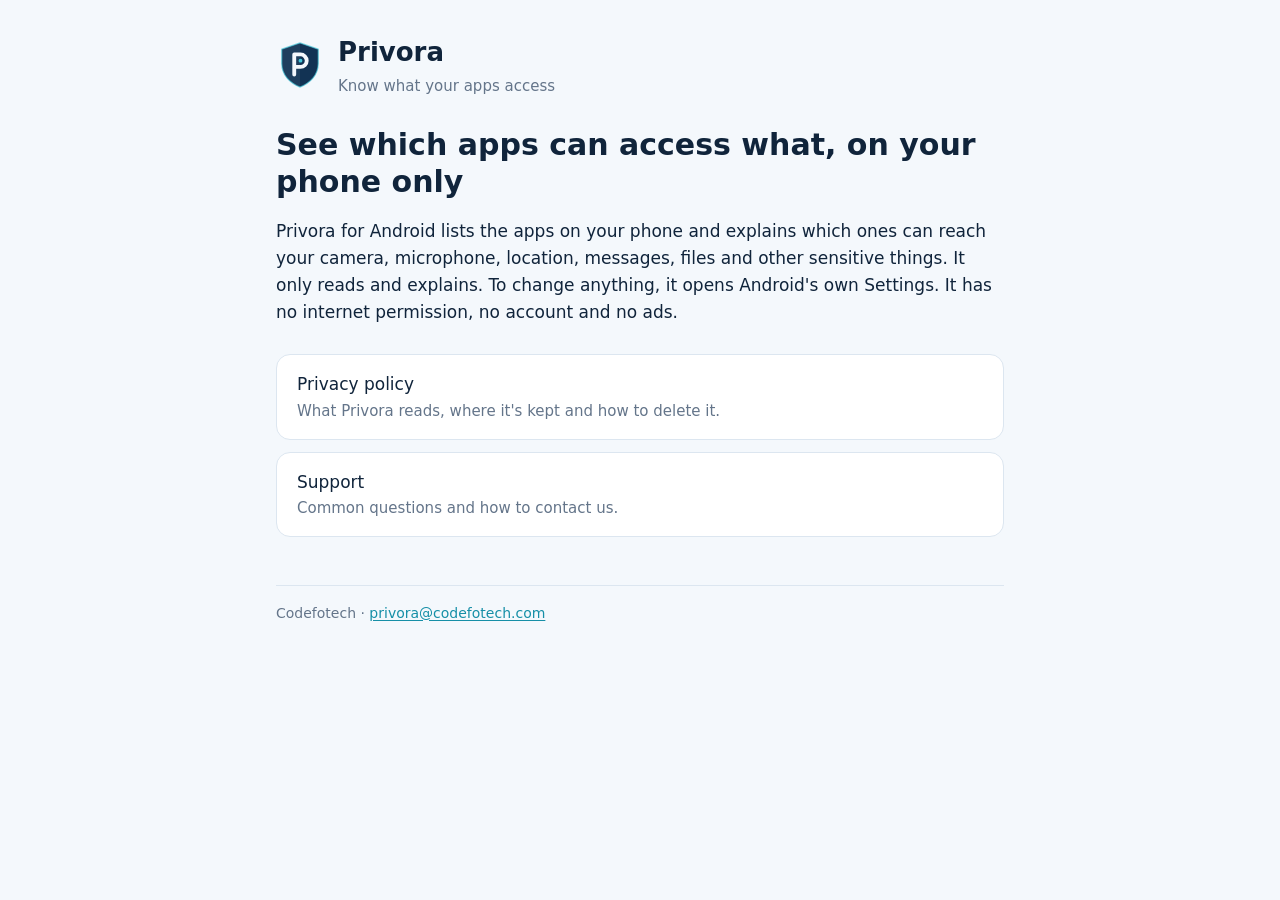
<file: index.html>
<!doctype html>
<html lang="en">
<head>
  <meta charset="utf-8">
  <meta name="viewport" content="width=device-width, initial-scale=1">
  <title>Privora</title>
  <meta name="description" content="Privora for Android explains which apps on your phone can access your camera, location, messages and more, entirely on your phone.">
  <link rel="stylesheet" href="assets/site.css">
</head>
<body>
<main>
  <header class="brand">
    <svg viewBox="0 0 100 100" aria-hidden="true">
      <path fill="#123354" d="M50,4 L88,17 L88,47 C88,71 71,88 50,96 C29,88 12,71 12,47 L12,17 Z"/>
      <path fill="#ffffff" fill-opacity="0.06" d="M50,4 L12,17 L12,47 C12,71 29,88 50,96 Z"/>
      <path fill="none" stroke="#42C6D9" stroke-opacity="0.65" stroke-width="2.5" stroke-linejoin="round" d="M50,4 L88,17 L88,47 C88,71 71,88 50,96 C29,88 12,71 12,47 L12,17 Z"/>
      <path fill="none" stroke="#F4F8FC" stroke-width="8" stroke-linecap="round" stroke-linejoin="round" d="M38,70 L38,28 L51,28 A13,13 0 0,1 51,54 L38,54"/>
      <circle cx="51" cy="41" r="4" fill="#42C6D9"/>
    </svg>
    <div>
      <div class="name">Privora</div>
      <div class="tag">Know what your apps access</div>
    </div>
  </header>

  <h1>See which apps can access what, on your phone only</h1>
  <p>Privora for Android lists the apps on your phone and explains which ones can reach your camera, microphone, location, messages, files and other sensitive things. It only reads and explains. To change anything, it opens Android's own Settings. It has no internet permission, no account and no ads.</p>

  <nav class="links" aria-label="Pages">
    <a href="privacy-policy/">Privacy policy<span>What Privora reads, where it's kept and how to delete it.</span></a>
    <a href="support/">Support<span>Common questions and how to contact us.</span></a>
  </nav>

  <footer>Codefotech · <a href="mailto:privora@codefotech.com">privora@codefotech.com</a></footer>
</main>
</body>
</html>
</file>
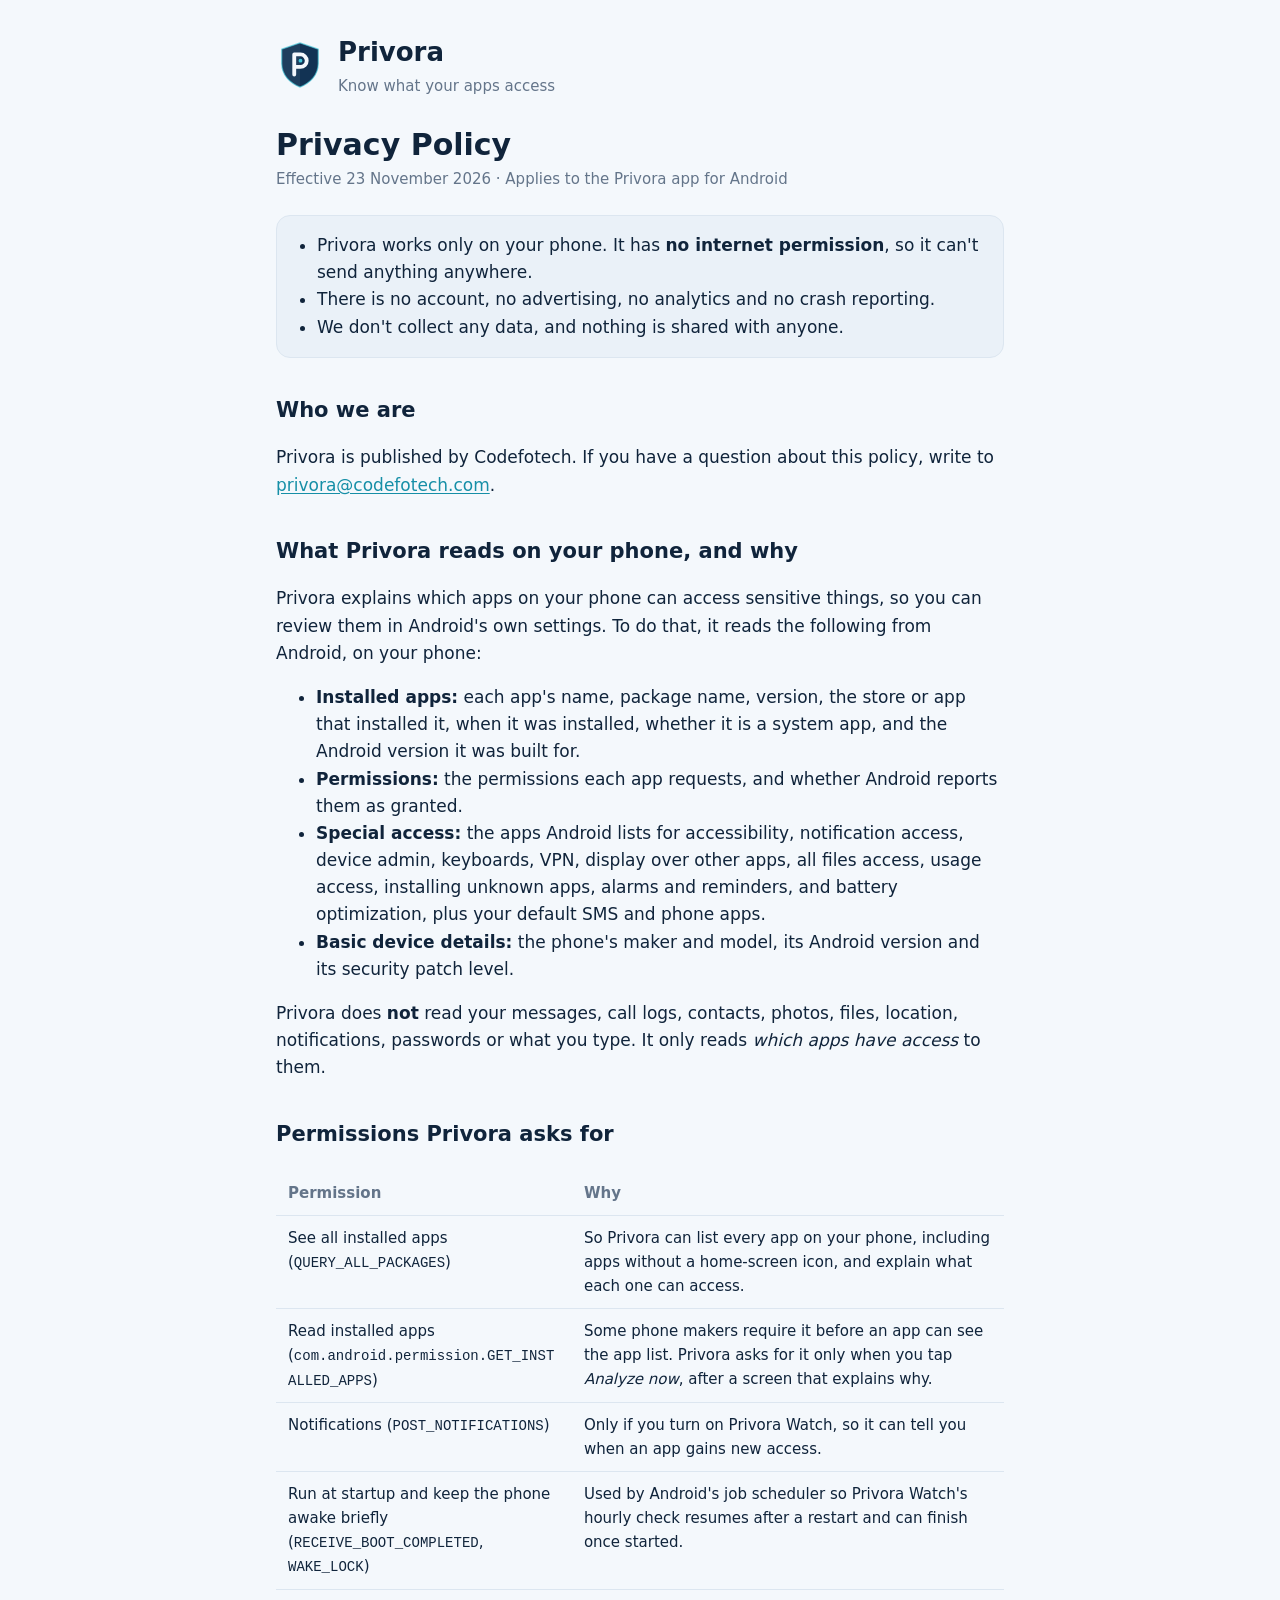
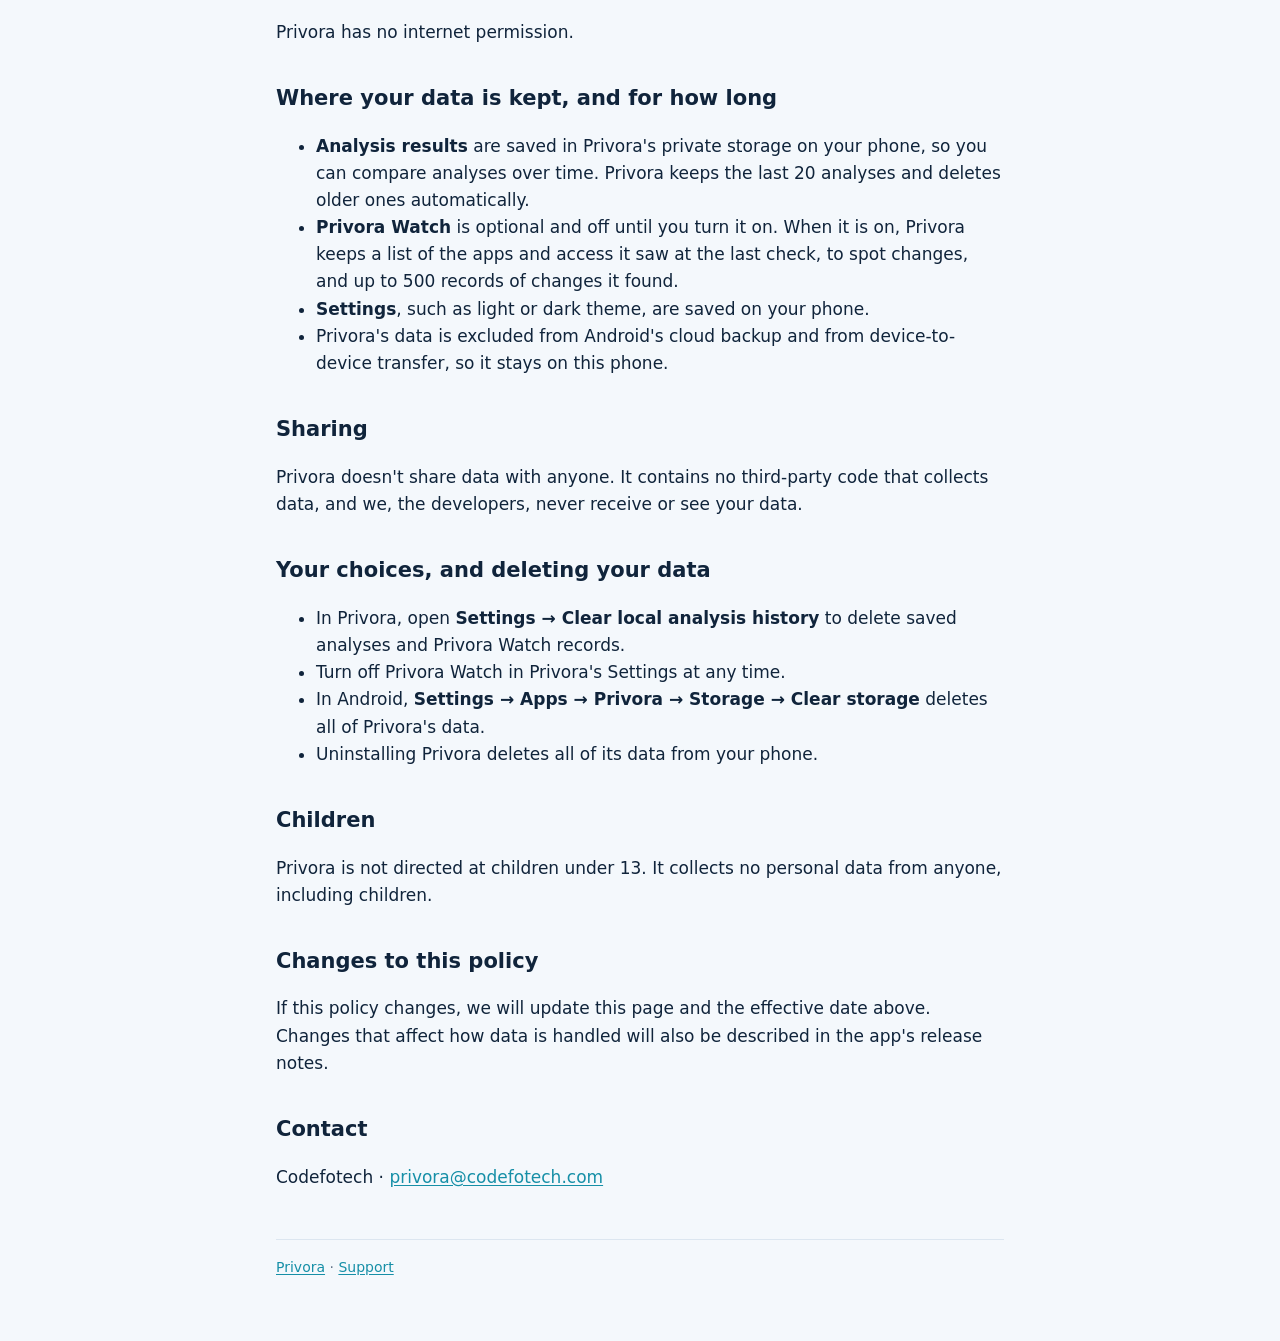
<file: privacy-policy/index.html>
<!doctype html>
<html lang="en">
<head>
  <meta charset="utf-8">
  <meta name="viewport" content="width=device-width, initial-scale=1">
  <title>Privora Privacy Policy</title>
  <meta name="description" content="How the Privora Android app handles your data: it works only on your phone, has no internet permission and collects nothing.">
  <link rel="stylesheet" href="../assets/site.css">
</head>
<body>
<main>
  <header class="brand">
    <svg viewBox="0 0 100 100" aria-hidden="true">
      <path fill="#123354" d="M50,4 L88,17 L88,47 C88,71 71,88 50,96 C29,88 12,71 12,47 L12,17 Z"/>
      <path fill="#ffffff" fill-opacity="0.06" d="M50,4 L12,17 L12,47 C12,71 29,88 50,96 Z"/>
      <path fill="none" stroke="#42C6D9" stroke-opacity="0.65" stroke-width="2.5" stroke-linejoin="round" d="M50,4 L88,17 L88,47 C88,71 71,88 50,96 C29,88 12,71 12,47 L12,17 Z"/>
      <path fill="none" stroke="#F4F8FC" stroke-width="8" stroke-linecap="round" stroke-linejoin="round" d="M38,70 L38,28 L51,28 A13,13 0 0,1 51,54 L38,54"/>
      <circle cx="51" cy="41" r="4" fill="#42C6D9"/>
    </svg>
    <div>
      <div class="name">Privora</div>
      <div class="tag">Know what your apps access</div>
    </div>
  </header>

  <h1>Privacy Policy</h1>
  <p class="meta">Effective 23 November 2026 · Applies to the Privora app for Android</p>

  <div class="summary">
    <ul>
      <li>Privora works only on your phone. It has <strong>no internet permission</strong>, so it can't send anything anywhere.</li>
      <li>There is no account, no advertising, no analytics and no crash reporting.</li>
      <li>We don't collect any data, and nothing is shared with anyone.</li>
    </ul>
  </div>

  <h2>Who we are</h2>
  <p>Privora is published by Codefotech. If you have a question about this policy, write to <a href="mailto:privora@codefotech.com">privora@codefotech.com</a>.</p>

  <h2>What Privora reads on your phone, and why</h2>
  <p>Privora explains which apps on your phone can access sensitive things, so you can review them in Android's own settings. To do that, it reads the following from Android, on your phone:</p>
  <ul>
    <li><strong>Installed apps:</strong> each app's name, package name, version, the store or app that installed it, when it was installed, whether it is a system app, and the Android version it was built for.</li>
    <li><strong>Permissions:</strong> the permissions each app requests, and whether Android reports them as granted.</li>
    <li><strong>Special access:</strong> the apps Android lists for accessibility, notification access, device admin, keyboards, VPN, display over other apps, all files access, usage access, installing unknown apps, alarms and reminders, and battery optimization, plus your default SMS and phone apps.</li>
    <li><strong>Basic device details:</strong> the phone's maker and model, its Android version and its security patch level.</li>
  </ul>
  <p>Privora does <strong>not</strong> read your messages, call logs, contacts, photos, files, location, notifications, passwords or what you type. It only reads <em>which apps have access</em> to them.</p>

  <h2>Permissions Privora asks for</h2>
  <div class="table-wrap">
  <table>
    <tr><th>Permission</th><th>Why</th></tr>
    <tr><td>See all installed apps (<code>QUERY_ALL_PACKAGES</code>)</td><td>So Privora can list every app on your phone, including apps without a home-screen icon, and explain what each one can access.</td></tr>
    <tr><td>Read installed apps (<code>com.android.permission.GET_INSTALLED_APPS</code>)</td><td>Some phone makers require it before an app can see the app list. Privora asks for it only when you tap <em>Analyze now</em>, after a screen that explains why.</td></tr>
    <tr><td>Notifications (<code>POST_NOTIFICATIONS</code>)</td><td>Only if you turn on Privora Watch, so it can tell you when an app gains new access.</td></tr>
    <tr><td>Run at startup and keep the phone awake briefly (<code>RECEIVE_BOOT_COMPLETED</code>, <code>WAKE_LOCK</code>)</td><td>Used by Android's job scheduler so Privora Watch's hourly check resumes after a restart and can finish once started.</td></tr>
  </table>
  </div>
  <p>Privora has no internet permission.</p>

  <h2>Where your data is kept, and for how long</h2>
  <ul>
    <li><strong>Analysis results</strong> are saved in Privora's private storage on your phone, so you can compare analyses over time. Privora keeps the last 20 analyses and deletes older ones automatically.</li>
    <li><strong>Privora Watch</strong> is optional and off until you turn it on. When it is on, Privora keeps a list of the apps and access it saw at the last check, to spot changes, and up to 500 records of changes it found.</li>
    <li><strong>Settings</strong>, such as light or dark theme, are saved on your phone.</li>
    <li>Privora's data is excluded from Android's cloud backup and from device-to-device transfer, so it stays on this phone.</li>
  </ul>

  <h2>Sharing</h2>
  <p>Privora doesn't share data with anyone. It contains no third-party code that collects data, and we, the developers, never receive or see your data.</p>

  <h2>Your choices, and deleting your data</h2>
  <ul>
    <li>In Privora, open <strong>Settings → Clear local analysis history</strong> to delete saved analyses and Privora Watch records.</li>
    <li>Turn off Privora Watch in Privora's Settings at any time.</li>
    <li>In Android, <strong>Settings → Apps → Privora → Storage → Clear storage</strong> deletes all of Privora's data.</li>
    <li>Uninstalling Privora deletes all of its data from your phone.</li>
  </ul>

  <h2>Children</h2>
  <p>Privora is not directed at children under 13. It collects no personal data from anyone, including children.</p>

  <h2>Changes to this policy</h2>
  <p>If this policy changes, we will update this page and the effective date above. Changes that affect how data is handled will also be described in the app's release notes.</p>

  <h2>Contact</h2>
  <p>Codefotech · <a href="mailto:privora@codefotech.com">privora@codefotech.com</a></p>

  <footer><a href="../">Privora</a> · <a href="../support/">Support</a></footer>
</main>
</body>
</html>
</file>
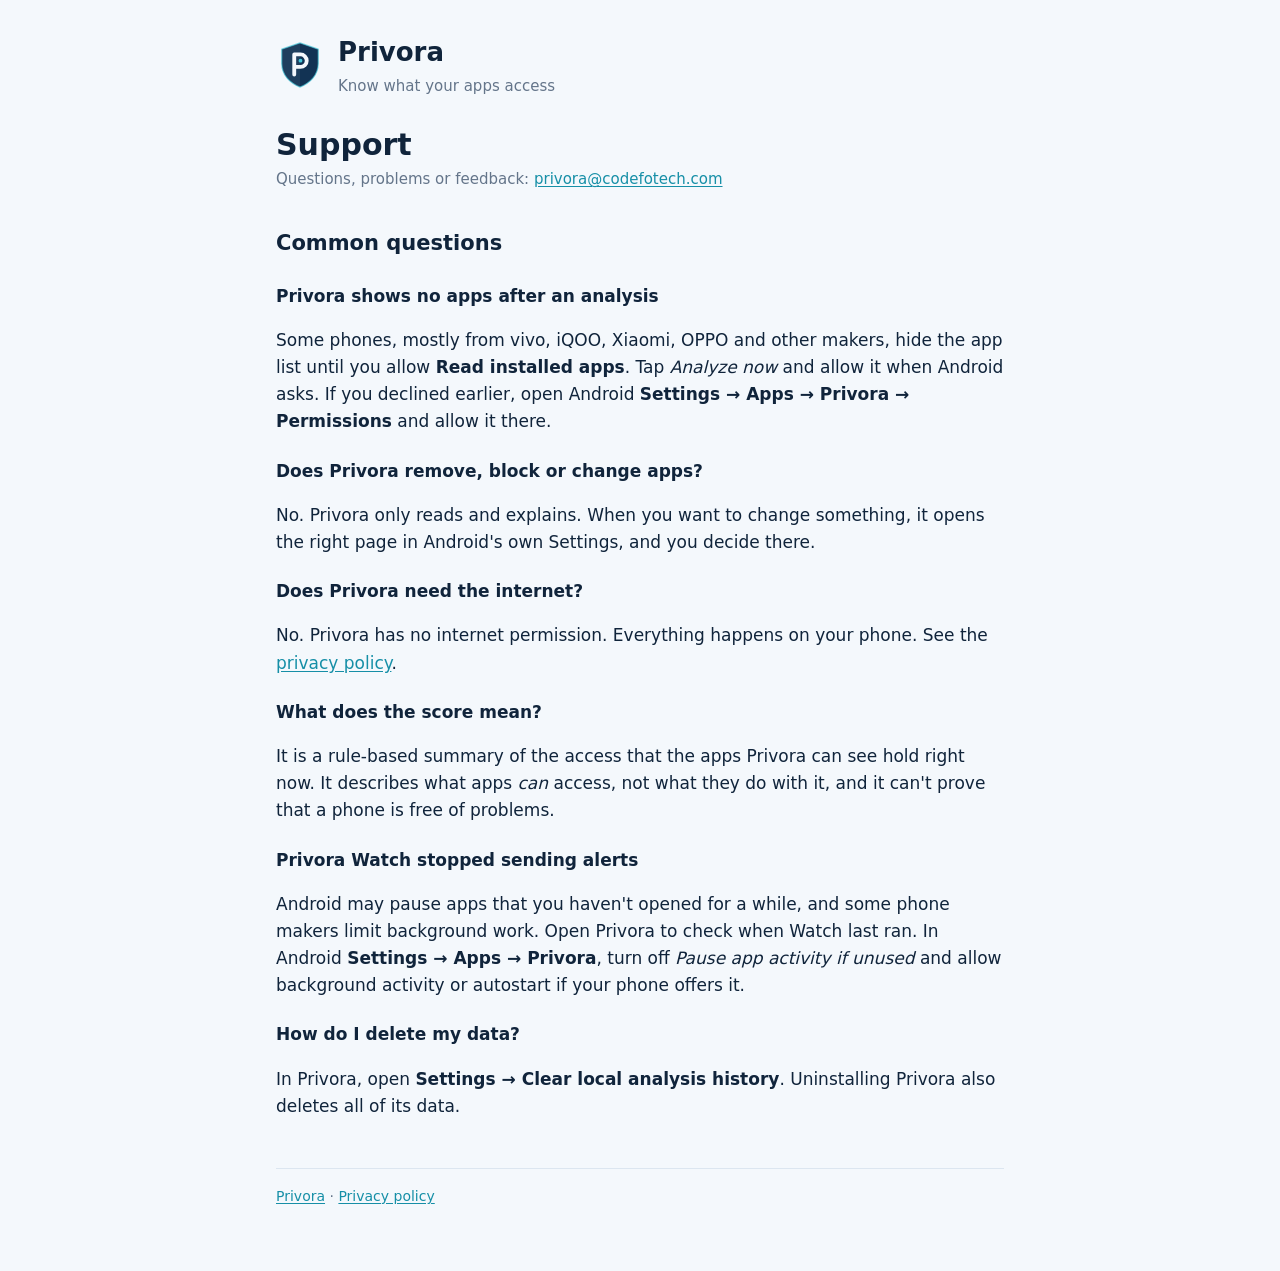
<file: support/index.html>
<!doctype html>
<html lang="en">
<head>
  <meta charset="utf-8">
  <meta name="viewport" content="width=device-width, initial-scale=1">
  <title>Privora Support</title>
  <meta name="description" content="Help with the Privora Android app: common questions and how to contact us.">
  <link rel="stylesheet" href="../assets/site.css">
</head>
<body>
<main>
  <header class="brand">
    <svg viewBox="0 0 100 100" aria-hidden="true">
      <path fill="#123354" d="M50,4 L88,17 L88,47 C88,71 71,88 50,96 C29,88 12,71 12,47 L12,17 Z"/>
      <path fill="#ffffff" fill-opacity="0.06" d="M50,4 L12,17 L12,47 C12,71 29,88 50,96 Z"/>
      <path fill="none" stroke="#42C6D9" stroke-opacity="0.65" stroke-width="2.5" stroke-linejoin="round" d="M50,4 L88,17 L88,47 C88,71 71,88 50,96 C29,88 12,71 12,47 L12,17 Z"/>
      <path fill="none" stroke="#F4F8FC" stroke-width="8" stroke-linecap="round" stroke-linejoin="round" d="M38,70 L38,28 L51,28 A13,13 0 0,1 51,54 L38,54"/>
      <circle cx="51" cy="41" r="4" fill="#42C6D9"/>
    </svg>
    <div>
      <div class="name">Privora</div>
      <div class="tag">Know what your apps access</div>
    </div>
  </header>

  <h1>Support</h1>
  <p class="meta">Questions, problems or feedback: <a href="mailto:privora@codefotech.com">privora@codefotech.com</a></p>

  <h2>Common questions</h2>

  <h3>Privora shows no apps after an analysis</h3>
  <p>Some phones, mostly from vivo, iQOO, Xiaomi, OPPO and other makers, hide the app list until you allow <strong>Read installed apps</strong>. Tap <em>Analyze now</em> and allow it when Android asks. If you declined earlier, open Android <strong>Settings → Apps → Privora → Permissions</strong> and allow it there.</p>

  <h3>Does Privora remove, block or change apps?</h3>
  <p>No. Privora only reads and explains. When you want to change something, it opens the right page in Android's own Settings, and you decide there.</p>

  <h3>Does Privora need the internet?</h3>
  <p>No. Privora has no internet permission. Everything happens on your phone. See the <a href="../privacy-policy/">privacy policy</a>.</p>

  <h3>What does the score mean?</h3>
  <p>It is a rule-based summary of the access that the apps Privora can see hold right now. It describes what apps <em>can</em> access, not what they do with it, and it can't prove that a phone is free of problems.</p>

  <h3>Privora Watch stopped sending alerts</h3>
  <p>Android may pause apps that you haven't opened for a while, and some phone makers limit background work. Open Privora to check when Watch last ran. In Android <strong>Settings → Apps → Privora</strong>, turn off <em>Pause app activity if unused</em> and allow background activity or autostart if your phone offers it.</p>

  <h3>How do I delete my data?</h3>
  <p>In Privora, open <strong>Settings → Clear local analysis history</strong>. Uninstalling Privora also deletes all of its data.</p>

  <footer><a href="../">Privora</a> · <a href="../privacy-policy/">Privacy policy</a></footer>
</main>
</body>
</html>
</file>
<file: assets/site.css>
/* Privora public pages. System fonts only, no scripts, no trackers. Deep Ocean colors. */
:root {
  --bg: #f4f8fc;
  --surface: #ffffff;
  --text: #10243b;
  --text-2: #64758a;
  --accent: #168fa7;
  --border: #dce6f0;
  --note: #eaf1f8;
  color-scheme: light dark;
}

@media (prefers-color-scheme: dark) {
  :root {
    --bg: #071426;
    --surface: #0b1f36;
    --text: #f4f8fc;
    --text-2: #a8b9cc;
    --accent: #42c6d9;
    --border: #203b56;
    --note: #123354;
  }
}

* { box-sizing: border-box; }

body {
  margin: 0;
  background: var(--bg);
  color: var(--text);
  font: 17px/1.6 system-ui, -apple-system, "Segoe UI", Roboto, "Helvetica Neue", Arial, sans-serif;
}

main { max-width: 760px; margin: 0 auto; padding: 32px 16px 64px; }

header.brand { display: flex; align-items: center; gap: 14px; margin-bottom: 8px; }
header.brand svg { width: 48px; height: 48px; flex: none; }
header.brand .name { font-size: 26px; font-weight: 650; }
header.brand .tag { color: var(--text-2); font-size: 15px; }

h1 { font-size: 30px; line-height: 1.25; margin: 28px 0 4px; }
h2 { font-size: 21px; margin: 36px 0 8px; }
h3 { font-size: 17px; margin: 22px 0 4px; }
p, li { max-width: 68ch; }
.meta { color: var(--text-2); font-size: 15px; margin: 0 0 24px; }

a { color: var(--accent); text-underline-offset: 2px; }

.summary {
  background: var(--note);
  border: 1px solid var(--border);
  border-radius: 14px;
  padding: 16px 20px;
  margin: 20px 0;
}
.summary ul { margin: 0; padding-left: 20px; }

table { border-collapse: collapse; width: 100%; margin: 12px 0; font-size: 15px; }
th, td { text-align: left; vertical-align: top; padding: 10px 12px; border-bottom: 1px solid var(--border); }
th { color: var(--text-2); font-weight: 600; }
.table-wrap { overflow-x: auto; }
code { font-size: 14px; overflow-wrap: anywhere; }

nav.links { display: grid; gap: 12px; margin: 28px 0; }
nav.links a {
  display: block;
  background: var(--surface);
  border: 1px solid var(--border);
  border-radius: 14px;
  padding: 16px 20px;
  text-decoration: none;
  color: var(--text);
}
nav.links a span { display: block; color: var(--text-2); font-size: 15px; }

footer { margin-top: 48px; color: var(--text-2); font-size: 14px; border-top: 1px solid var(--border); padding-top: 16px; }
</file>
